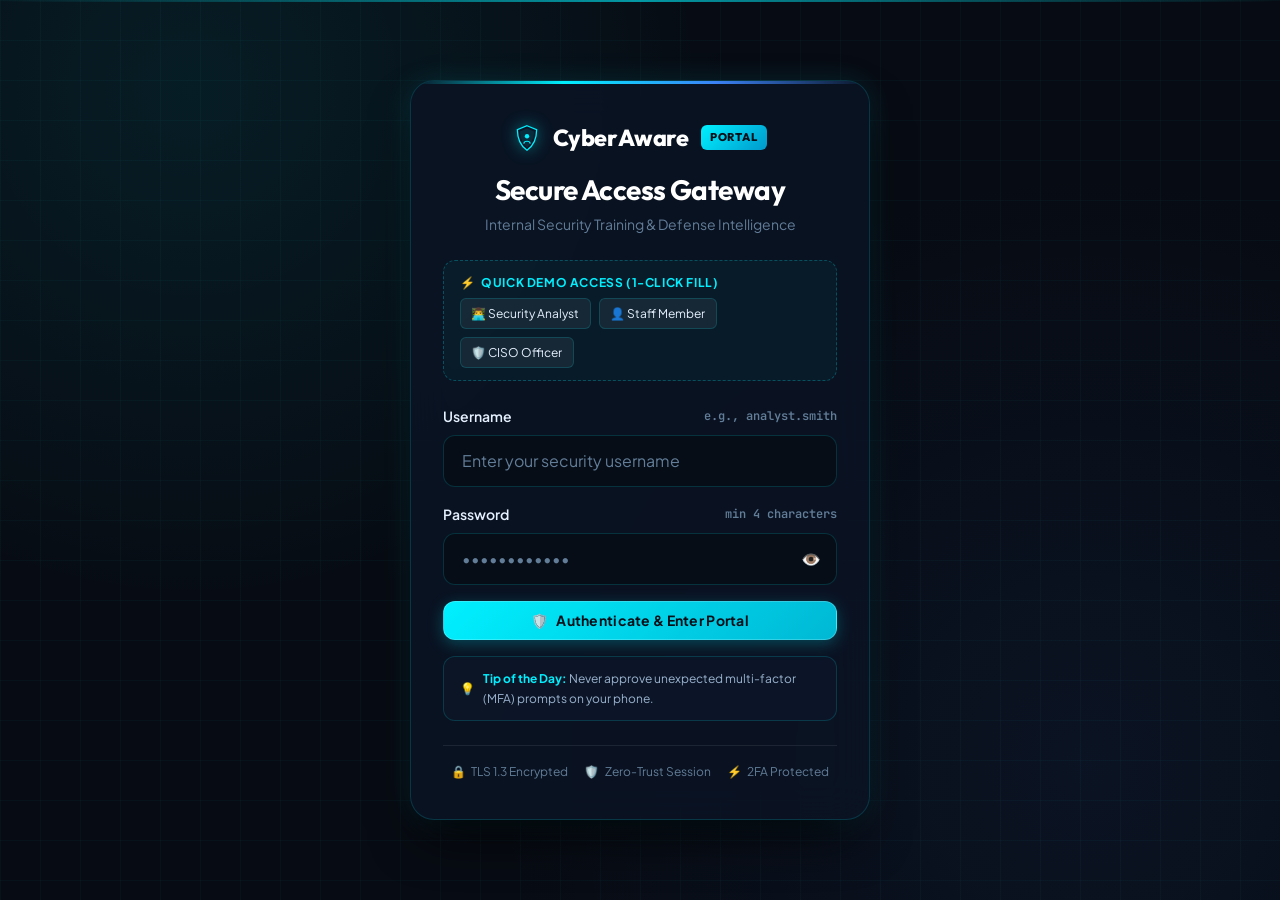
<file: index.html>
<!DOCTYPE html>
<html lang="en">
<head>
  <meta charset="UTF-8" />
  <meta name="viewport" content="width=device-width, initial-scale=1.0" />
  <meta name="description" content="CyberAware Security Portal - Secure authentication gateway for enterprise cybersecurity training and threat intelligence." />
  <title>Login | CyberAware Security Gateway</title>
  
  <link rel="icon" type="image/svg+xml" href="assets/favicon.svg" />
  <link rel="stylesheet" href="css/reset.css" />
  <link rel="stylesheet" href="css/variables.css" />
  <link rel="stylesheet" href="css/main.css" />
  <link rel="stylesheet" href="css/components.css" />
  <link rel="stylesheet" href="css/layout.css" />
  <link rel="stylesheet" href="css/pages/login.css" />
</head>
<body class="auth-page">
  <div class="cyber-scanner-line" aria-hidden="true"></div>

  <main class="auth-container" role="main">
    <section class="login-card" aria-labelledby="login-heading">
      <header class="login-header">
        <div class="logo">
          <svg class="logo-icon-svg" viewBox="0 0 64 64" fill="none" xmlns="http://www.w3.org/2000/svg">
            <path d="M32 4 L54 13 C54 38 42 53 32 60 C22 53 10 38 10 13 Z" fill="#0b1728" stroke="#00f0ff" stroke-width="3"/>
            <path d="M32 10 L48 17 C48 36 38 48 32 53 C26 48 16 36 16 17 Z" fill="rgba(0, 240, 255, 0.1)"/>
            <circle cx="32" cy="28" r="5" fill="#00f0ff"/>
            <path d="M25 44 C25 38 39 38 39 44" stroke="#00f0ff" stroke-width="2.5" stroke-linecap="round"/>
          </svg>
          CyberAware <span class="logo-badge">PORTAL</span>
        </div>
        <h1 id="login-heading">Secure Access Gateway</h1>
        <p class="login-subtitle">Internal Security Training & Defense Intelligence</p>
      </header>

      <!-- Quick Fill Demo Profiles -->
      <div class="demo-accounts-box">
        <div class="demo-title">
          <span>⚡</span> Quick Demo Access (1-Click Fill)
        </div>
        <div class="demo-pills">
          <button type="button" class="demo-pill-btn" data-demo-type="ANALYST">👨‍💻 Security Analyst</button>
          <button type="button" class="demo-pill-btn" data-demo-type="EMPLOYEE">👤 Staff Member</button>
          <button type="button" class="demo-pill-btn" data-demo-type="ADMIN">🛡️ CISO Officer</button>
        </div>
      </div>

      <form id="loginForm" class="login-form" novalidate>
        <div class="form-group">
          <label for="username" class="form-label">
            <span>Username</span>
            <span class="font-mono text-muted" style="font-size: 0.75rem;">e.g., analyst.smith</span>
          </label>
          <div class="input-wrapper">
            <input
              type="text"
              id="username"
              name="username"
              class="form-input"
              placeholder="Enter your security username"
              autocomplete="username"
              required
            />
          </div>
        </div>

        <div class="form-group">
          <label for="password" class="form-label">
            <span>Password</span>
            <span class="font-mono text-muted" style="font-size: 0.75rem;">min 4 characters</span>
          </label>
          <div class="input-wrapper">
            <input
              type="password"
              id="password"
              name="password"
              class="form-input"
              placeholder="••••••••••••"
              autocomplete="current-password"
              required
            />
            <button type="button" id="togglePassword" class="input-icon-btn" aria-label="Toggle password visibility" title="Show password">
              👁️
            </button>
          </div>
        </div>

        <div id="loginError" class="error-msg" role="alert" aria-live="polite"></div>

        <button type="submit" class="btn btn-primary btn-block">
          <span>🛡️</span> Authenticate & Enter Portal
        </button>
      </form>

      <div class="security-tip-card">
        <span>💡</span>
        <div><strong>Tip of the Day:</strong> Never approve unexpected multi-factor (MFA) prompts on your phone.</div>
      </div>

      <div class="auth-trust-badges">
        <div class="auth-trust-item"><span>🔒</span> TLS 1.3 Encrypted</div>
        <div class="auth-trust-item"><span>🛡️</span> Zero-Trust Session</div>
        <div class="auth-trust-item"><span>⚡</span> 2FA Protected</div>
      </div>
    </section>
  </main>

  <script src="js/config.js"></script>
  <script src="js/auth.js"></script>
  <script src="js/nav.js"></script>
  <script src="js/main.js"></script>
</body>
</html>
</file>
<file: css/variables.css>
/* ==========================================================================
   CyberAware Portal - Design Tokens & Variables
   ========================================================================== */

@import url('https://fonts.googleapis.com/css2?family=JetBrains+Mono:wght@400;500;600&family=Outfit:wght@500;600;700;800&family=Plus+Jakarta+Sans:wght@400;500;600;700&display=swap');

:root {
  /* Color Palette - Cyber Dark Theme */
  --color-bg-base: #070b13;
  --color-bg-alt: #0b1322;
  --color-bg-surface: rgba(14, 25, 44, 0.75);
  --color-bg-surface-elevated: rgba(20, 36, 62, 0.85);
  --color-bg-glass: rgba(11, 22, 39, 0.65);

  /* Borders & Dividers */
  --color-border: rgba(0, 240, 255, 0.16);
  --color-border-subtle: rgba(255, 255, 255, 0.08);
  --color-border-highlight: rgba(0, 240, 255, 0.45);

  /* Primary Brand (Cyber Neon Cyan) */
  --color-primary: #00f0ff;
  --color-primary-hover: #38f4ff;
  --color-primary-dark: #00a8b3;
  --color-primary-glow: rgba(0, 240, 255, 0.4);
  --color-primary-subtle: rgba(0, 240, 255, 0.1);

  /* Secondary Accents */
  --color-accent-blue: #3b82f6;
  --color-accent-purple: #8b5cf6;
  --color-accent-emerald: #10b981;
  --color-accent-emerald-glow: rgba(16, 185, 129, 0.35);

  /* Threat Status / Severity Colors */
  --color-threat-critical: #ff3366;
  --color-threat-critical-glow: rgba(255, 51, 102, 0.4);
  --color-threat-high: #ff7700;
  --color-threat-high-glow: rgba(255, 119, 0, 0.4);
  --color-threat-medium: #ffb800;
  --color-threat-medium-glow: rgba(255, 184, 0, 0.35);
  --color-threat-safe: #00e699;
  --color-threat-safe-glow: rgba(0, 230, 153, 0.35);

  /* Typography Colors */
  --color-text-white: #ffffff;
  --color-text-bright: #e6f1ff;
  --color-text-base: #9bb2ce;
  --color-text-muted: #627d98;
  --color-heading: #d9e9ff;

  /* Typography Families */
  --font-heading: 'Outfit', -apple-system, BlinkMacSystemFont, sans-serif;
  --font-body: 'Plus Jakarta Sans', -apple-system, BlinkMacSystemFont, sans-serif;
  --font-mono: 'JetBrains Mono', 'Courier New', monospace;

  /* Font Sizes */
  --font-size-xs: 0.75rem;
  --font-size-sm: 0.875rem;
  --font-size-base: 1rem;
  --font-size-md: 1.125rem;
  --font-size-lg: 1.25rem;
  --font-size-xl: 1.5rem;
  --font-size-2xl: 2rem;
  --font-size-3xl: 2.5rem;

  /* Radius */
  --radius-sm: 6px;
  --radius-md: 12px;
  --radius-lg: 18px;
  --radius-xl: 24px;
  --radius-full: 9999px;

  /* Spacing */
  --space-2xs: 0.25rem;
  --space-xs: 0.5rem;
  --space-sm: 0.75rem;
  --space-md: 1rem;
  --space-lg: 1.5rem;
  --space-xl: 2rem;
  --space-2xl: 3rem;

  /* Elevation & Shadows */
  --shadow-sm: 0 2px 8px rgba(0, 0, 0, 0.4);
  --shadow-md: 0 8px 24px rgba(0, 0, 0, 0.5);
  --shadow-lg: 0 16px 40px rgba(0, 0, 0, 0.65);
  --shadow-glow: 0 0 20px var(--color-primary-glow);
  --shadow-glow-safe: 0 0 18px var(--color-threat-safe-glow);
  --shadow-glow-critical: 0 0 18px var(--color-threat-critical-glow);

  /* Transitions */
  --transition-fast: 0.18s cubic-bezier(0.4, 0, 0.2, 1);
  --transition-base: 0.28s cubic-bezier(0.4, 0, 0.2, 1);
  --transition-smooth: 0.4s cubic-bezier(0.16, 1, 0.3, 1);
}
</file>
<file: css/main.css>
/* ==========================================================================
   CyberAware Portal - Main Typography & Background Atmosphere
   ========================================================================== */

body {
  font-family: var(--font-body);
  font-size: var(--font-size-base);
  color: var(--color-text-base);
  background-color: var(--color-bg-base);
  background-image: 
    radial-gradient(circle at 15% 10%, rgba(0, 240, 255, 0.08) 0%, transparent 40%),
    radial-gradient(circle at 85% 85%, rgba(59, 130, 246, 0.07) 0%, transparent 45%),
    linear-gradient(rgba(0, 240, 255, 0.03) 1px, transparent 1px),
    linear-gradient(90deg, rgba(0, 240, 255, 0.03) 1px, transparent 1px);
  background-size: 100% 100%, 100% 100%, 40px 40px, 40px 40px;
  background-attachment: fixed;
  min-height: 100vh;
  position: relative;
  overflow-x: hidden;
}

/* Headings */
h1, h2, h3, h4, h5, h6 {
  font-family: var(--font-heading);
  color: var(--color-heading);
  font-weight: 700;
  letter-spacing: -0.02em;
  line-height: 1.25;
}

h1 {
  font-size: var(--font-size-2xl);
  color: var(--color-text-white);
  display: flex;
  align-items: center;
  gap: var(--space-sm);
  margin-bottom: var(--space-xs);
}

h2 {
  font-size: var(--font-size-xl);
  margin-top: var(--space-xl);
  margin-bottom: var(--space-sm);
  display: flex;
  align-items: center;
  gap: var(--space-xs);
}

h3 {
  font-size: var(--font-size-lg);
  color: var(--color-text-bright);
  margin-bottom: var(--space-xs);
}

p {
  color: var(--color-text-base);
  line-height: 1.65;
  margin-bottom: var(--space-md);
  font-size: var(--font-size-base);
}

p.lead {
  font-size: var(--font-size-md);
  color: var(--color-text-bright);
  max-width: 780px;
}

/* Monospace text */
.font-mono {
  font-family: var(--font-mono);
}

/* Glow effects */
.text-cyan-glow {
  color: var(--color-primary);
  text-shadow: 0 0 12px var(--color-primary-glow);
}

.text-emerald-glow {
  color: var(--color-threat-safe);
  text-shadow: 0 0 12px var(--color-threat-safe-glow);
}

.text-muted {
  color: var(--color-text-muted);
}

/* Subtle Animated Cyber Scan Line */
.cyber-scanner-line {
  position: absolute;
  top: 0;
  left: 0;
  width: 100%;
  height: 2px;
  background: linear-gradient(90deg, transparent, var(--color-primary), transparent);
  animation: scanMove 8s ease-in-out infinite alternate;
  pointer-events: none;
  opacity: 0.6;
}

@keyframes scanMove {
  0% { transform: translateY(0); opacity: 0.2; }
  50% { opacity: 0.7; }
  100% { transform: translateY(100vh); opacity: 0.2; }
}

/* Responsive typography */
@media (max-width: 768px) {
  h1 { font-size: 1.65rem; }
  h2 { font-size: 1.35rem; }
  h3 { font-size: 1.15rem; }
  p.lead { font-size: 1rem; }
}
</file>
<file: css/components.css>
/* ==========================================================================
   CyberAware Portal - Reusable UI Components
   ========================================================================== */

/* --------------------------------------------------------------------------
   1. Buttons
   -------------------------------------------------------------------------- */
.btn {
  display: inline-flex;
  align-items: center;
  justify-content: center;
  gap: var(--space-xs);
  padding: 0.65rem 1.3rem;
  border-radius: var(--radius-md);
  font-family: var(--font-body);
  font-weight: 600;
  font-size: var(--font-size-sm);
  cursor: pointer;
  transition: all var(--transition-fast);
  border: 1px solid transparent;
  text-decoration: none;
  white-space: nowrap;
  line-height: 1.2;
}

.btn:active {
  transform: scale(0.98);
}

.btn-primary {
  background: linear-gradient(135deg, var(--color-primary) 0%, #00b8d4 100%);
  color: #041019;
  border-color: rgba(255, 255, 255, 0.2);
  box-shadow: 0 4px 15px rgba(0, 240, 255, 0.25);
  font-weight: 700;
  letter-spacing: 0.02em;
}

.btn-primary:hover {
  background: linear-gradient(135deg, var(--color-primary-hover) 0%, var(--color-primary) 100%);
  box-shadow: 0 6px 22px rgba(0, 240, 255, 0.45);
  transform: translateY(-2px);
  color: #020b12;
}

.btn-secondary {
  background: rgba(255, 255, 255, 0.06);
  color: var(--color-text-bright);
  border-color: var(--color-border);
}

.btn-secondary:hover {
  background: rgba(0, 240, 255, 0.12);
  border-color: var(--color-primary);
  color: #ffffff;
  transform: translateY(-2px);
}

.btn-outline {
  background: transparent;
  color: var(--color-primary);
  border: 1px solid var(--color-primary);
}

.btn-outline:hover {
  background: rgba(0, 240, 255, 0.15);
  box-shadow: 0 0 15px var(--color-primary-glow);
  transform: translateY(-2px);
}

.btn-danger {
  background: linear-gradient(135deg, var(--color-threat-critical) 0%, #d91c49 100%);
  color: #ffffff;
  box-shadow: 0 4px 14px rgba(255, 51, 102, 0.3);
}

.btn-danger:hover {
  background: linear-gradient(135deg, #ff4d7a 0%, var(--color-threat-critical) 100%);
  box-shadow: 0 6px 20px rgba(255, 51, 102, 0.5);
  transform: translateY(-2px);
}

.btn-success {
  background: linear-gradient(135deg, var(--color-threat-safe) 0%, #00b377 100%);
  color: #021a10;
  font-weight: 700;
  box-shadow: 0 4px 14px rgba(0, 230, 153, 0.3);
}

.btn-success:hover {
  box-shadow: 0 6px 20px rgba(0, 230, 153, 0.5);
  transform: translateY(-2px);
}

.btn-sm {
  padding: 0.45rem 0.85rem;
  font-size: var(--font-size-xs);
  border-radius: var(--radius-sm);
}

.btn-lg {
  padding: 0.85rem 1.75rem;
  font-size: var(--font-size-base);
  border-radius: var(--radius-md);
}

.btn-block {
  width: 100%;
}

/* --------------------------------------------------------------------------
   2. Status Badges & Pills
   -------------------------------------------------------------------------- */
.badge {
  display: inline-flex;
  align-items: center;
  gap: 0.35rem;
  padding: 0.25rem 0.65rem;
  border-radius: var(--radius-full);
  font-size: var(--font-size-xs);
  font-weight: 600;
  text-transform: uppercase;
  letter-spacing: 0.05em;
  line-height: 1;
}

.badge-critical {
  background: rgba(255, 51, 102, 0.15);
  color: #ff5c84;
  border: 1px solid rgba(255, 51, 102, 0.35);
}

.badge-high {
  background: rgba(255, 119, 0, 0.15);
  color: #ff9433;
  border: 1px solid rgba(255, 119, 0, 0.35);
}

.badge-medium {
  background: rgba(255, 184, 0, 0.15);
  color: #ffd043;
  border: 1px solid rgba(255, 184, 0, 0.35);
}

.badge-safe {
  background: rgba(0, 230, 153, 0.15);
  color: #00ffaa;
  border: 1px solid rgba(0, 230, 153, 0.35);
}

.badge-cyan {
  background: rgba(0, 240, 255, 0.12);
  color: var(--color-primary);
  border: 1px solid rgba(0, 240, 255, 0.3);
}

.badge-purple {
  background: rgba(139, 92, 246, 0.15);
  color: #c4b5fd;
  border: 1px solid rgba(139, 92, 246, 0.35);
}

/* Pulsing Status Dot */
.status-dot {
  width: 8px;
  height: 8px;
  border-radius: 50%;
  display: inline-block;
  position: relative;
}

.status-dot::after {
  content: '';
  position: absolute;
  inset: -3px;
  border-radius: 50%;
  animation: pulseDot 2s cubic-bezier(0.4, 0, 0.6, 1) infinite;
}

.status-dot-green {
  background-color: var(--color-threat-safe);
}
.status-dot-green::after {
  background-color: rgba(0, 230, 153, 0.4);
}

.status-dot-amber {
  background-color: var(--color-threat-medium);
}
.status-dot-amber::after {
  background-color: rgba(255, 184, 0, 0.4);
}

.status-dot-red {
  background-color: var(--color-threat-critical);
}
.status-dot-red::after {
  background-color: rgba(255, 51, 102, 0.4);
}

@keyframes pulseDot {
  0%, 100% { transform: scale(1); opacity: 0.8; }
  50% { transform: scale(2.2); opacity: 0; }
}

/* --------------------------------------------------------------------------
   3. Cards & Glass Containers
   -------------------------------------------------------------------------- */
.card {
  background: var(--color-bg-surface);
  border: 1px solid var(--color-border);
  border-radius: var(--radius-lg);
  padding: var(--space-lg);
  backdrop-filter: blur(14px);
  -webkit-backdrop-filter: blur(14px);
  box-shadow: var(--shadow-md);
  transition: all var(--transition-base);
  position: relative;
  overflow: hidden;
}

.card:hover {
  border-color: var(--color-primary);
  box-shadow: var(--shadow-lg), 0 0 25px rgba(0, 240, 255, 0.12);
  transform: translateY(-3px);
}

.card-glow-safe:hover {
  border-color: var(--color-threat-safe);
  box-shadow: var(--shadow-lg), 0 0 25px rgba(0, 230, 153, 0.15);
}

.card-glow-critical:hover {
  border-color: var(--color-threat-critical);
  box-shadow: var(--shadow-lg), 0 0 25px rgba(255, 51, 102, 0.18);
}

.card-header {
  display: flex;
  align-items: center;
  justify-content: space-between;
  gap: var(--space-sm);
  margin-bottom: var(--space-sm);
}

.card-icon-wrapper {
  width: 44px;
  height: 44px;
  border-radius: var(--radius-md);
  display: flex;
  align-items: center;
  justify-content: center;
  font-size: 1.4rem;
  background: rgba(0, 240, 255, 0.08);
  border: 1px solid rgba(0, 240, 255, 0.2);
  color: var(--color-primary);
  flex-shrink: 0;
}

/* Stat Widget Cards */
.stat-card {
  background: linear-gradient(145deg, rgba(16, 29, 52, 0.8) 0%, rgba(9, 16, 29, 0.85) 100%);
  border: 1px solid var(--color-border);
  border-radius: var(--radius-md);
  padding: var(--space-md) var(--space-lg);
  display: flex;
  align-items: center;
  gap: var(--space-md);
  transition: transform var(--transition-fast), border-color var(--transition-fast);
}

.stat-card:hover {
  transform: translateY(-2px);
  border-color: var(--color-primary);
}

.stat-value {
  font-family: var(--font-heading);
  font-size: 1.85rem;
  font-weight: 800;
  color: #ffffff;
  line-height: 1.1;
}

.stat-label {
  font-size: var(--font-size-xs);
  color: var(--color-text-muted);
  text-transform: uppercase;
  letter-spacing: 0.05em;
  margin-top: 2px;
}

/* Threat Cards */
.threat-card {
  display: flex;
  flex-direction: column;
  justify-content: space-between;
}

.threat-card ul {
  margin: var(--space-sm) 0 var(--space-md);
}

.threat-card li {
  position: relative;
  padding-left: 1.4rem;
  margin-bottom: 0.5rem;
  font-size: var(--font-size-sm);
  color: var(--color-text-bright);
}

.threat-card li::before {
  content: "▹";
  position: absolute;
  left: 0;
  color: var(--color-primary);
  font-weight: bold;
}

/* --------------------------------------------------------------------------
   4. Live Advisory Bar & DEFCON Banner
   -------------------------------------------------------------------------- */
.advisory-banner {
  background: linear-gradient(90deg, rgba(255, 119, 0, 0.12) 0%, rgba(14, 25, 44, 0.9) 50%, rgba(0, 240, 255, 0.08) 100%);
  border: 1px solid rgba(255, 119, 0, 0.3);
  border-radius: var(--radius-md);
  padding: 0.65rem 1.25rem;
  display: flex;
  align-items: center;
  justify-content: space-between;
  gap: var(--space-md);
  margin-bottom: var(--space-lg);
  flex-wrap: wrap;
}

.advisory-title {
  display: flex;
  align-items: center;
  gap: 0.6rem;
  font-size: var(--font-size-sm);
  font-weight: 700;
  color: #ffab40;
  letter-spacing: 0.03em;
}

.advisory-text {
  font-size: var(--font-size-sm);
  color: var(--color-text-bright);
  margin: 0;
  flex: 1;
  min-width: 260px;
}

/* --------------------------------------------------------------------------
   5. Forms & Inputs
   -------------------------------------------------------------------------- */
.form-group {
  margin-bottom: var(--space-md);
  text-align: left;
}

.form-label {
  display: flex;
  justify-content: space-between;
  align-items: center;
  color: var(--color-text-bright);
  font-size: var(--font-size-sm);
  font-weight: 600;
  margin-bottom: var(--space-xs);
}

.input-wrapper {
  position: relative;
  display: flex;
  align-items: center;
}

.form-input {
  width: 100%;
  padding: 0.75rem 1.1rem;
  background: rgba(7, 13, 23, 0.85);
  border: 1px solid var(--color-border);
  border-radius: var(--radius-md);
  color: #ffffff;
  font-family: var(--font-body);
  font-size: var(--font-size-base);
  outline: none;
  transition: border-color var(--transition-fast), box-shadow var(--transition-fast);
}

.form-input:focus {
  border-color: var(--color-primary);
  box-shadow: 0 0 0 3px rgba(0, 240, 255, 0.2);
  background: rgba(10, 18, 31, 0.95);
}

.form-input::placeholder {
  color: var(--color-text-muted);
}

.input-icon-btn {
  position: absolute;
  right: 12px;
  background: none;
  border: none;
  color: var(--color-text-muted);
  padding: 4px;
  cursor: pointer;
  display: flex;
  align-items: center;
  justify-content: center;
  transition: color var(--transition-fast);
}

.input-icon-btn:hover {
  color: var(--color-primary);
}

/* Search Bar */
.search-box {
  position: relative;
  flex: 1;
  max-width: 400px;
}

.search-box .form-input {
  padding-left: 2.6rem;
}

.search-icon {
  position: absolute;
  left: 12px;
  top: 50%;
  transform: translateY(-50%);
  color: var(--color-text-muted);
  pointer-events: none;
  font-size: 1rem;
}

/* Filter Pills */
.filter-bar {
  display: flex;
  gap: var(--space-xs);
  flex-wrap: wrap;
  align-items: center;
  margin: var(--space-md) 0 var(--space-lg);
}

.filter-pill {
  padding: 0.45rem 1rem;
  background: rgba(255, 255, 255, 0.04);
  border: 1px solid var(--color-border);
  border-radius: var(--radius-full);
  color: var(--color-text-base);
  font-size: var(--font-size-xs);
  font-weight: 600;
  cursor: pointer;
  transition: all var(--transition-fast);
}

.filter-pill:hover {
  border-color: var(--color-primary);
  color: #ffffff;
  background: rgba(0, 240, 255, 0.08);
}

.filter-pill.active {
  background: var(--color-primary);
  color: #05141e;
  border-color: var(--color-primary);
  font-weight: 700;
  box-shadow: 0 0 14px rgba(0, 240, 255, 0.4);
}

/* --------------------------------------------------------------------------
   6. Password Strength Analyzer Tool
   -------------------------------------------------------------------------- */
.strength-meter-container {
  margin: var(--space-sm) 0;
}

.strength-bar {
  height: 6px;
  background: rgba(255, 255, 255, 0.08);
  border-radius: var(--radius-full);
  overflow: hidden;
  margin-bottom: var(--space-xs);
}

.strength-fill {
  height: 100%;
  width: 0%;
  transition: width 0.3s ease, background-color 0.3s ease;
  border-radius: var(--radius-full);
}

.strength-meta {
  display: flex;
  justify-content: space-between;
  font-size: var(--font-size-xs);
  color: var(--color-text-muted);
}

.rules-grid {
  display: grid;
  grid-template-columns: repeat(auto-fit, minmax(180px, 1fr));
  gap: var(--space-xs);
  margin-top: var(--space-md);
}

.rule-item {
  display: flex;
  align-items: center;
  gap: 0.5rem;
  font-size: var(--font-size-xs);
  color: var(--color-text-muted);
  transition: color var(--transition-fast);
}

.rule-item.valid {
  color: var(--color-threat-safe);
}

.rule-icon {
  width: 14px;
  height: 14px;
  border-radius: 50%;
  display: inline-flex;
  align-items: center;
  justify-content: center;
  font-size: 9px;
  background: rgba(255, 255, 255, 0.1);
  color: var(--color-text-muted);
}

.rule-item.valid .rule-icon {
  background: var(--color-threat-safe);
  color: #021a10;
  font-weight: bold;
}

/* --------------------------------------------------------------------------
   7. Security Readiness Checklist
   -------------------------------------------------------------------------- */
.readiness-box {
  background: linear-gradient(145deg, rgba(16, 29, 52, 0.8) 0%, rgba(9, 16, 29, 0.9) 100%);
  border: 1px solid var(--color-border);
  border-radius: var(--radius-lg);
  padding: var(--space-lg);
  margin-bottom: var(--space-xl);
}

.readiness-header {
  display: flex;
  justify-content: space-between;
  align-items: center;
  flex-wrap: wrap;
  gap: var(--space-md);
  margin-bottom: var(--space-md);
}

.score-display {
  font-family: var(--font-heading);
  font-size: 2.2rem;
  font-weight: 800;
  color: var(--color-primary);
  line-height: 1;
}

.check-item {
  display: flex;
  align-items: flex-start;
  gap: var(--space-sm);
  padding: var(--space-sm) var(--space-md);
  background: rgba(255, 255, 255, 0.02);
  border: 1px solid var(--color-border-subtle);
  border-radius: var(--radius-md);
  margin-bottom: var(--space-xs);
  cursor: pointer;
  transition: all var(--transition-fast);
}

.check-item:hover {
  background: rgba(0, 240, 255, 0.04);
  border-color: rgba(0, 240, 255, 0.25);
}

.check-item input[type="checkbox"] {
  width: 18px;
  height: 18px;
  accent-color: var(--color-primary);
  margin-top: 3px;
  cursor: pointer;
}

.check-label {
  flex: 1;
  font-size: var(--font-size-sm);
  color: var(--color-text-bright);
}

.check-desc {
  display: block;
  font-size: var(--font-size-xs);
  color: var(--color-text-muted);
  margin-top: 2px;
}

/* --------------------------------------------------------------------------
   8. Quiz & Interactive Simulator
   -------------------------------------------------------------------------- */
.quiz-card {
  background: var(--color-bg-surface);
  border: 1px solid var(--color-border);
  border-radius: var(--radius-lg);
  padding: var(--space-xl);
  margin-bottom: var(--space-lg);
}

.quiz-question {
  font-size: var(--font-size-lg);
  color: #ffffff;
  margin-bottom: var(--space-md);
  font-weight: 600;
}

.quiz-scenario-box {
  background: rgba(6, 12, 22, 0.85);
  border: 1px dashed rgba(0, 240, 255, 0.25);
  border-radius: var(--radius-md);
  padding: var(--space-md);
  font-family: var(--font-mono);
  font-size: var(--font-size-sm);
  color: #c9e0f2;
  margin-bottom: var(--space-md);
  line-height: 1.6;
}

.quiz-options {
  display: flex;
  flex-direction: column;
  gap: var(--space-xs);
}

.quiz-option-btn {
  display: flex;
  align-items: center;
  justify-content: flex-start;
  text-align: left;
  gap: var(--space-sm);
  padding: 0.9rem 1.2rem;
  background: rgba(255, 255, 255, 0.03);
  border: 1px solid var(--color-border);
  border-radius: var(--radius-md);
  color: var(--color-text-bright);
  font-size: var(--font-size-sm);
  cursor: pointer;
  transition: all var(--transition-fast);
}

.quiz-option-btn:hover:not(:disabled) {
  background: rgba(0, 240, 255, 0.08);
  border-color: var(--color-primary);
  transform: translateX(4px);
}

.quiz-option-btn.selected-correct {
  background: rgba(0, 230, 153, 0.15) !important;
  border-color: var(--color-threat-safe) !important;
  color: #ffffff;
}

.quiz-option-btn.selected-incorrect {
  background: rgba(255, 51, 102, 0.15) !important;
  border-color: var(--color-threat-critical) !important;
  color: #ffffff;
}

.quiz-explanation {
  margin-top: var(--space-md);
  padding: var(--space-md);
  border-radius: var(--radius-md);
  font-size: var(--font-size-sm);
  line-height: 1.6;
  display: none;
}

.quiz-explanation.show {
  display: block;
  animation: fadeIn 0.3s ease;
}

.quiz-explanation.correct {
  background: rgba(0, 230, 153, 0.1);
  border: 1px solid rgba(0, 230, 153, 0.3);
  color: #a3ffd6;
}

.quiz-explanation.incorrect {
  background: rgba(255, 51, 102, 0.1);
  border: 1px solid rgba(255, 51, 102, 0.3);
  color: #ffb3c1;
}

/* --------------------------------------------------------------------------
   9. Modal Dialog
   -------------------------------------------------------------------------- */
.modal-overlay {
  position: fixed;
  inset: 0;
  background: rgba(3, 7, 14, 0.82);
  backdrop-filter: blur(8px);
  -webkit-backdrop-filter: blur(8px);
  display: flex;
  align-items: center;
  justify-content: center;
  z-index: 1000;
  padding: var(--space-md);
  opacity: 0;
  pointer-events: none;
  transition: opacity 0.25s ease;
}

.modal-overlay.active {
  opacity: 1;
  pointer-events: auto;
}

.modal-content {
  background: var(--color-bg-alt);
  border: 1px solid var(--color-border);
  border-radius: var(--radius-lg);
  max-width: 620px;
  width: 100%;
  max-height: 90vh;
  overflow-y: auto;
  box-shadow: 0 25px 50px -12px rgba(0, 0, 0, 0.8), 0 0 35px rgba(0, 240, 255, 0.15);
  transform: translateY(15px);
  transition: transform 0.25s ease;
}

.modal-overlay.active .modal-content {
  transform: translateY(0);
}

.modal-header {
  padding: var(--space-md) var(--space-lg);
  border-bottom: 1px solid var(--color-border);
  display: flex;
  align-items: center;
  justify-content: space-between;
}

.modal-body {
  padding: var(--space-lg);
}

.modal-close-btn {
  background: none;
  border: none;
  color: var(--color-text-muted);
  font-size: 1.5rem;
  cursor: pointer;
  line-height: 1;
  transition: color var(--transition-fast);
}

.modal-close-btn:hover {
  color: #ffffff;
}

/* --------------------------------------------------------------------------
   10. Toast Notification System
   -------------------------------------------------------------------------- */
.toast-container {
  position: fixed;
  bottom: 24px;
  right: 24px;
  z-index: 2000;
  display: flex;
  flex-direction: column;
  gap: var(--space-xs);
  pointer-events: none;
}

.toast {
  background: rgba(14, 25, 44, 0.95);
  border: 1px solid var(--color-border);
  border-radius: var(--radius-md);
  padding: 0.75rem 1.25rem;
  color: #ffffff;
  font-size: var(--font-size-sm);
  display: flex;
  align-items: center;
  gap: var(--space-sm);
  box-shadow: var(--shadow-lg);
  backdrop-filter: blur(12px);
  pointer-events: auto;
  animation: slideInToast 0.3s cubic-bezier(0.16, 1, 0.3, 1);
  transition: opacity 0.3s ease, transform 0.3s ease;
}

.toast-success {
  border-left: 4px solid var(--color-threat-safe);
}

.toast-info {
  border-left: 4px solid var(--color-primary);
}

.toast-error {
  border-left: 4px solid var(--color-threat-critical);
}

@keyframes slideInToast {
  from { transform: translateX(100%); opacity: 0; }
  to { transform: translateX(0); opacity: 1; }
}

@keyframes fadeIn {
  from { opacity: 0; }
  to { opacity: 1; }
}
</file>
<file: css/layout.css>
/* ==========================================================================
   CyberAware Portal - Application Layout & Shell
   ========================================================================== */

.app-page {
  min-height: 100vh;
  display: flex;
  flex-direction: column;
  padding: var(--space-md) var(--space-sm);
  align-items: center;
  justify-content: flex-start;
}

.app-container {
  width: 100%;
  max-width: 1240px;
  background: var(--color-bg-surface);
  backdrop-filter: blur(20px);
  -webkit-backdrop-filter: blur(20px);
  border: 1px solid var(--color-border);
  border-radius: var(--radius-xl);
  box-shadow: var(--shadow-lg), 0 0 40px rgba(0, 240, 255, 0.06);
  overflow: hidden;
  display: flex;
  flex-direction: column;
  min-height: calc(100vh - 2rem);
  position: relative;
}

/* --------------------------------------------------------------------------
   Navigation Bar
   -------------------------------------------------------------------------- */
.navbar {
  display: flex;
  align-items: center;
  justify-content: space-between;
  padding: 0.9rem var(--space-xl);
  background: rgba(6, 12, 22, 0.85);
  border-bottom: 1px solid var(--color-border);
  position: sticky;
  top: 0;
  z-index: 100;
  backdrop-filter: blur(16px);
  -webkit-backdrop-filter: blur(16px);
}

.nav-brand-group {
  display: flex;
  align-items: center;
  gap: var(--space-md);
}

.logo {
  display: flex;
  align-items: center;
  gap: 0.75rem;
  font-family: var(--font-heading);
  font-weight: 800;
  font-size: 1.25rem;
  letter-spacing: -0.01em;
  color: #ffffff;
  text-decoration: none;
}

.logo-icon-svg {
  width: 28px;
  height: 28px;
  filter: drop-shadow(0 0 8px var(--color-primary-glow));
}

.logo-badge {
  background: linear-gradient(135deg, var(--color-primary) 0%, #0099cc 100%);
  color: #041019;
  padding: 0.2rem 0.55rem;
  border-radius: var(--radius-sm);
  font-size: 0.7rem;
  font-weight: 800;
  letter-spacing: 0.08em;
  text-transform: uppercase;
}

/* Nav Links */
.nav-links {
  display: flex;
  align-items: center;
  gap: var(--space-xs);
}

.nav-btn {
  display: inline-flex;
  align-items: center;
  gap: 0.45rem;
  background: transparent;
  border: 1px solid transparent;
  color: var(--color-text-base);
  padding: 0.55rem 1.05rem;
  border-radius: var(--radius-md);
  font-weight: 600;
  font-size: var(--font-size-sm);
  transition: all var(--transition-fast);
  text-decoration: none;
}

.nav-btn:hover {
  background: rgba(0, 240, 255, 0.08);
  border-color: rgba(0, 240, 255, 0.25);
  color: #ffffff;
}

.nav-btn.active {
  background: rgba(0, 240, 255, 0.14);
  border-color: var(--color-primary);
  color: #ffffff;
  box-shadow: 0 0 15px rgba(0, 240, 255, 0.25);
}

/* User Badge & Actions */
.user-badge-container {
  display: flex;
  align-items: center;
  gap: var(--space-sm);
}

.user-chip {
  display: flex;
  align-items: center;
  gap: 0.5rem;
  background: rgba(255, 255, 255, 0.04);
  border: 1px solid var(--color-border);
  padding: 0.4rem 0.85rem;
  border-radius: var(--radius-full);
  font-size: var(--font-size-xs);
  color: var(--color-text-bright);
}

.mobile-nav-toggle {
  display: none;
  background: none;
  border: 1px solid var(--color-border);
  color: var(--color-text-bright);
  padding: 0.5rem;
  border-radius: var(--radius-md);
  cursor: pointer;
  font-size: 1.25rem;
  align-items: center;
  justify-content: center;
}

/* --------------------------------------------------------------------------
   Page Header / Breadcrumb Hero
   -------------------------------------------------------------------------- */
.page-hero {
  padding: var(--space-xl) var(--space-xl) var(--space-lg);
  border-bottom: 1px solid var(--color-border-subtle);
  background: linear-gradient(180deg, rgba(14, 25, 44, 0.6) 0%, transparent 100%);
  display: flex;
  justify-content: space-between;
  align-items: flex-start;
  flex-wrap: wrap;
  gap: var(--space-md);
}

.hero-meta-badge {
  display: flex;
  align-items: center;
  gap: 0.45rem;
  font-family: var(--font-mono);
  font-size: var(--font-size-xs);
  color: var(--color-primary);
  background: rgba(0, 240, 255, 0.08);
  border: 1px solid rgba(0, 240, 255, 0.2);
  padding: 0.3rem 0.75rem;
  border-radius: var(--radius-full);
  margin-bottom: var(--space-xs);
  width: fit-content;
}

/* --------------------------------------------------------------------------
   Content Area & Grids
   -------------------------------------------------------------------------- */
.content-area {
  padding: var(--space-xl);
  flex: 1;
}

.grid-1 {
  display: grid;
  grid-template-columns: 1fr;
  gap: var(--space-lg);
}

.grid-2 {
  display: grid;
  grid-template-columns: repeat(auto-fit, minmax(320px, 1fr));
  gap: var(--space-lg);
  margin: var(--space-lg) 0;
}

.grid-3 {
  display: grid;
  grid-template-columns: repeat(auto-fit, minmax(280px, 1fr));
  gap: var(--space-lg);
  margin: var(--space-lg) 0;
}

.grid-4 {
  display: grid;
  grid-template-columns: repeat(auto-fit, minmax(220px, 1fr));
  gap: var(--space-md);
  margin: var(--space-md) 0 var(--space-lg);
}

/* --------------------------------------------------------------------------
   Footer
   -------------------------------------------------------------------------- */
.portal-footer {
  padding: var(--space-md) var(--space-xl);
  border-top: 1px solid var(--color-border);
  background: rgba(6, 12, 22, 0.7);
  display: flex;
  align-items: center;
  justify-content: space-between;
  flex-wrap: wrap;
  gap: var(--space-sm);
  font-size: var(--font-size-xs);
  color: var(--color-text-muted);
}

.footer-status {
  display: flex;
  align-items: center;
  gap: 0.5rem;
}

.footer-links {
  display: flex;
  gap: var(--space-md);
}

.footer-links a:hover {
  color: var(--color-primary);
}

/* --------------------------------------------------------------------------
   Mobile Responsive Adjustments
   -------------------------------------------------------------------------- */
@media (max-width: 900px) {
  .navbar {
    padding: var(--space-sm) var(--space-md);
  }

  .mobile-nav-toggle {
    display: flex;
  }

  .nav-links {
    display: none;
    position: absolute;
    top: 100%;
    left: 0;
    right: 0;
    background: rgba(6, 12, 22, 0.98);
    border-bottom: 1px solid var(--color-border);
    flex-direction: column;
    padding: var(--space-md);
    gap: var(--space-xs);
    box-shadow: var(--shadow-lg);
  }

  .nav-links.mobile-open {
    display: flex;
  }

  .nav-btn {
    width: 100%;
    justify-content: flex-start;
  }

  .page-hero {
    padding: var(--space-lg) var(--space-md);
  }

  .content-area {
    padding: var(--space-md);
  }

  .portal-footer {
    padding: var(--space-md);
    flex-direction: column;
    text-align: center;
  }
}
</file>
<file: css/pages/login.css>
/* ==========================================================================
   CyberAware Portal - Login Page Styling
   ========================================================================== */

.auth-page {
  display: flex;
  align-items: center;
  justify-content: center;
  min-height: 100vh;
  padding: var(--space-md);
  position: relative;
}

.auth-container {
  width: 100%;
  max-width: 460px;
  position: relative;
  z-index: 10;
}

.login-card {
  background: rgba(11, 20, 36, 0.88);
  border: 1px solid var(--color-border);
  border-radius: var(--radius-xl);
  padding: 2.4rem var(--space-xl);
  box-shadow: 0 25px 50px -12px rgba(0, 0, 0, 0.8), 0 0 30px rgba(0, 240, 255, 0.12);
  backdrop-filter: blur(20px);
  -webkit-backdrop-filter: blur(20px);
  position: relative;
  overflow: hidden;
}

.login-card::before {
  content: '';
  position: absolute;
  top: 0;
  left: 0;
  right: 0;
  height: 3px;
  background: linear-gradient(90deg, transparent, var(--color-primary), #3b82f6, transparent);
}

.login-header {
  text-align: center;
  margin-bottom: var(--space-lg);
}

.login-header .logo {
  justify-content: center;
  margin-bottom: var(--space-md);
  font-size: 1.45rem;
}

.login-header h1 {
  font-size: 1.75rem;
  color: #ffffff;
  justify-content: center;
  margin-bottom: 0.35rem;
}

.login-subtitle {
  color: var(--color-text-muted);
  font-size: var(--font-size-sm);
  margin-bottom: 0;
}

/* Quick Demo Login Credentials */
.demo-accounts-box {
  background: rgba(0, 240, 255, 0.04);
  border: 1px dashed rgba(0, 240, 255, 0.25);
  border-radius: var(--radius-md);
  padding: 0.75rem var(--space-md);
  margin-bottom: var(--space-lg);
}

.demo-title {
  font-size: var(--font-size-xs);
  color: var(--color-primary);
  font-weight: 700;
  text-transform: uppercase;
  letter-spacing: 0.05em;
  margin-bottom: 0.4rem;
  display: flex;
  align-items: center;
  gap: 0.35rem;
}

.demo-pills {
  display: flex;
  gap: var(--space-xs);
  flex-wrap: wrap;
}

.demo-pill-btn {
  background: rgba(255, 255, 255, 0.06);
  border: 1px solid var(--color-border);
  color: var(--color-text-bright);
  font-size: var(--font-size-xs);
  padding: 0.3rem 0.65rem;
  border-radius: var(--radius-sm);
  cursor: pointer;
  transition: all var(--transition-fast);
}

.demo-pill-btn:hover {
  background: rgba(0, 240, 255, 0.15);
  border-color: var(--color-primary);
  color: #ffffff;
}

/* Login Error Message */
.error-msg {
  color: #ff5c84;
  font-size: var(--font-size-xs);
  background: rgba(255, 51, 102, 0.1);
  border: 1px solid rgba(255, 51, 102, 0.25);
  border-radius: var(--radius-sm);
  padding: 0.5rem;
  margin-bottom: var(--space-md);
  text-align: center;
  display: none;
}

.error-msg.visible {
  display: block;
  animation: shake 0.3s ease;
}

@keyframes shake {
  0%, 100% { transform: translateX(0); }
  25% { transform: translateX(-5px); }
  75% { transform: translateX(5px); }
}

/* Security Trust Badges */
.auth-trust-badges {
  margin-top: var(--space-lg);
  padding-top: var(--space-md);
  border-top: 1px solid var(--color-border-subtle);
  display: flex;
  justify-content: center;
  gap: var(--space-md);
  font-size: var(--font-size-xs);
  color: var(--color-text-muted);
}

.auth-trust-item {
  display: flex;
  align-items: center;
  gap: 0.35rem;
}

/* Daily Security Tip */
.security-tip-card {
  margin-top: var(--space-md);
  background: rgba(14, 25, 44, 0.6);
  border: 1px solid var(--color-border);
  border-radius: var(--radius-md);
  padding: 0.75rem 1rem;
  font-size: var(--font-size-xs);
  color: var(--color-text-base);
  display: flex;
  align-items: center;
  gap: var(--space-xs);
}

.security-tip-card strong {
  color: var(--color-primary);
}
</file>
<file: css/pages/dashboard.css>
/* ==========================================================================
   CyberAware Portal - Dashboard & Page Specific Tweaks
   ========================================================================== */

.app-page .content-area {
  animation: pageFadeIn 0.35s cubic-bezier(0.16, 1, 0.3, 1);
}

@keyframes pageFadeIn {
  from {
    opacity: 0;
    transform: translateY(8px);
  }
  to {
    opacity: 1;
    transform: translateY(0);
  }
}

/* --------------------------------------------------------------------------
   Live Intel Ticker
   -------------------------------------------------------------------------- */
.intel-feed {
  background: rgba(8, 16, 28, 0.9);
  border: 1px solid var(--color-border);
  border-radius: var(--radius-md);
  padding: var(--space-md);
  margin-top: var(--space-lg);
}

.intel-feed-header {
  display: flex;
  align-items: center;
  justify-content: space-between;
  margin-bottom: var(--space-sm);
  padding-bottom: var(--space-xs);
  border-bottom: 1px solid var(--color-border-subtle);
}

.intel-items-list {
  display: flex;
  flex-direction: column;
  gap: var(--space-xs);
}

.intel-item {
  display: flex;
  align-items: center;
  justify-content: space-between;
  gap: var(--space-sm);
  padding: 0.55rem 0.85rem;
  background: rgba(255, 255, 255, 0.02);
  border-radius: var(--radius-sm);
  font-size: var(--font-size-xs);
  transition: background var(--transition-fast);
}

.intel-item:hover {
  background: rgba(0, 240, 255, 0.05);
}

.intel-time {
  font-family: var(--font-mono);
  color: var(--color-text-muted);
}

/* --------------------------------------------------------------------------
   Attack Anatomy Flowchart (Inside Modal or Card)
   -------------------------------------------------------------------------- */
.attack-steps-flow {
  display: flex;
  flex-direction: column;
  gap: var(--space-md);
  position: relative;
  margin: var(--space-md) 0;
}

.attack-step {
  display: flex;
  gap: var(--space-md);
  align-items: flex-start;
  position: relative;
}

.attack-step-num {
  width: 32px;
  height: 32px;
  border-radius: 50%;
  background: rgba(0, 240, 255, 0.15);
  border: 1px solid var(--color-primary);
  color: var(--color-primary);
  font-family: var(--font-mono);
  font-weight: 700;
  display: flex;
  align-items: center;
  justify-content: center;
  flex-shrink: 0;
  font-size: var(--font-size-sm);
}

.attack-step-content {
  flex: 1;
  background: rgba(255, 255, 255, 0.02);
  border: 1px solid var(--color-border-subtle);
  border-radius: var(--radius-md);
  padding: var(--space-sm) var(--space-md);
}

.attack-step-content h4 {
  font-size: var(--font-size-sm);
  color: #ffffff;
  margin-bottom: 0.2rem;
}

.attack-step-content p {
  font-size: var(--font-size-xs);
  color: var(--color-text-base);
  margin-bottom: 0;
}

/* --------------------------------------------------------------------------
   Certificate / Completion Badge
   -------------------------------------------------------------------------- */
.completion-certificate {
  background: linear-gradient(145deg, rgba(14, 25, 44, 0.95) 0%, rgba(8, 15, 27, 0.98) 100%);
  border: 2px solid var(--color-primary);
  box-shadow: 0 0 30px rgba(0, 240, 255, 0.25);
  border-radius: var(--radius-lg);
  padding: var(--space-xl);
  text-align: center;
  margin-top: var(--space-lg);
  position: relative;
}

.certificate-seal {
  font-size: 3rem;
  margin-bottom: var(--space-sm);
  display: inline-block;
  animation: pulseSeal 3s infinite ease-in-out;
}

@keyframes pulseSeal {
  0%, 100% { transform: scale(1); }
  50% { transform: scale(1.08); }
}

/* --------------------------------------------------------------------------
   Phishing Spotter Email Viewer
   -------------------------------------------------------------------------- */
.email-mockup {
  background: #0d1726;
  border: 1px solid var(--color-border);
  border-radius: var(--radius-md);
  overflow: hidden;
  margin: var(--space-md) 0;
}

.email-mockup-header {
  background: rgba(255, 255, 255, 0.03);
  padding: var(--space-sm) var(--space-md);
  border-bottom: 1px solid var(--color-border-subtle);
  font-size: var(--font-size-xs);
  font-family: var(--font-mono);
}

.email-field {
  display: flex;
  margin-bottom: 0.25rem;
}

.email-field-name {
  width: 70px;
  color: var(--color-text-muted);
}

.email-field-val {
  color: var(--color-text-bright);
}

.email-field-val.highlight-spoof {
  color: #ff5c84;
  background: rgba(255, 51, 102, 0.15);
  padding: 0 4px;
  border-radius: 3px;
}

.email-mockup-body {
  padding: var(--space-lg);
  font-size: var(--font-size-sm);
  line-height: 1.6;
  color: var(--color-text-bright);
}
</file>
